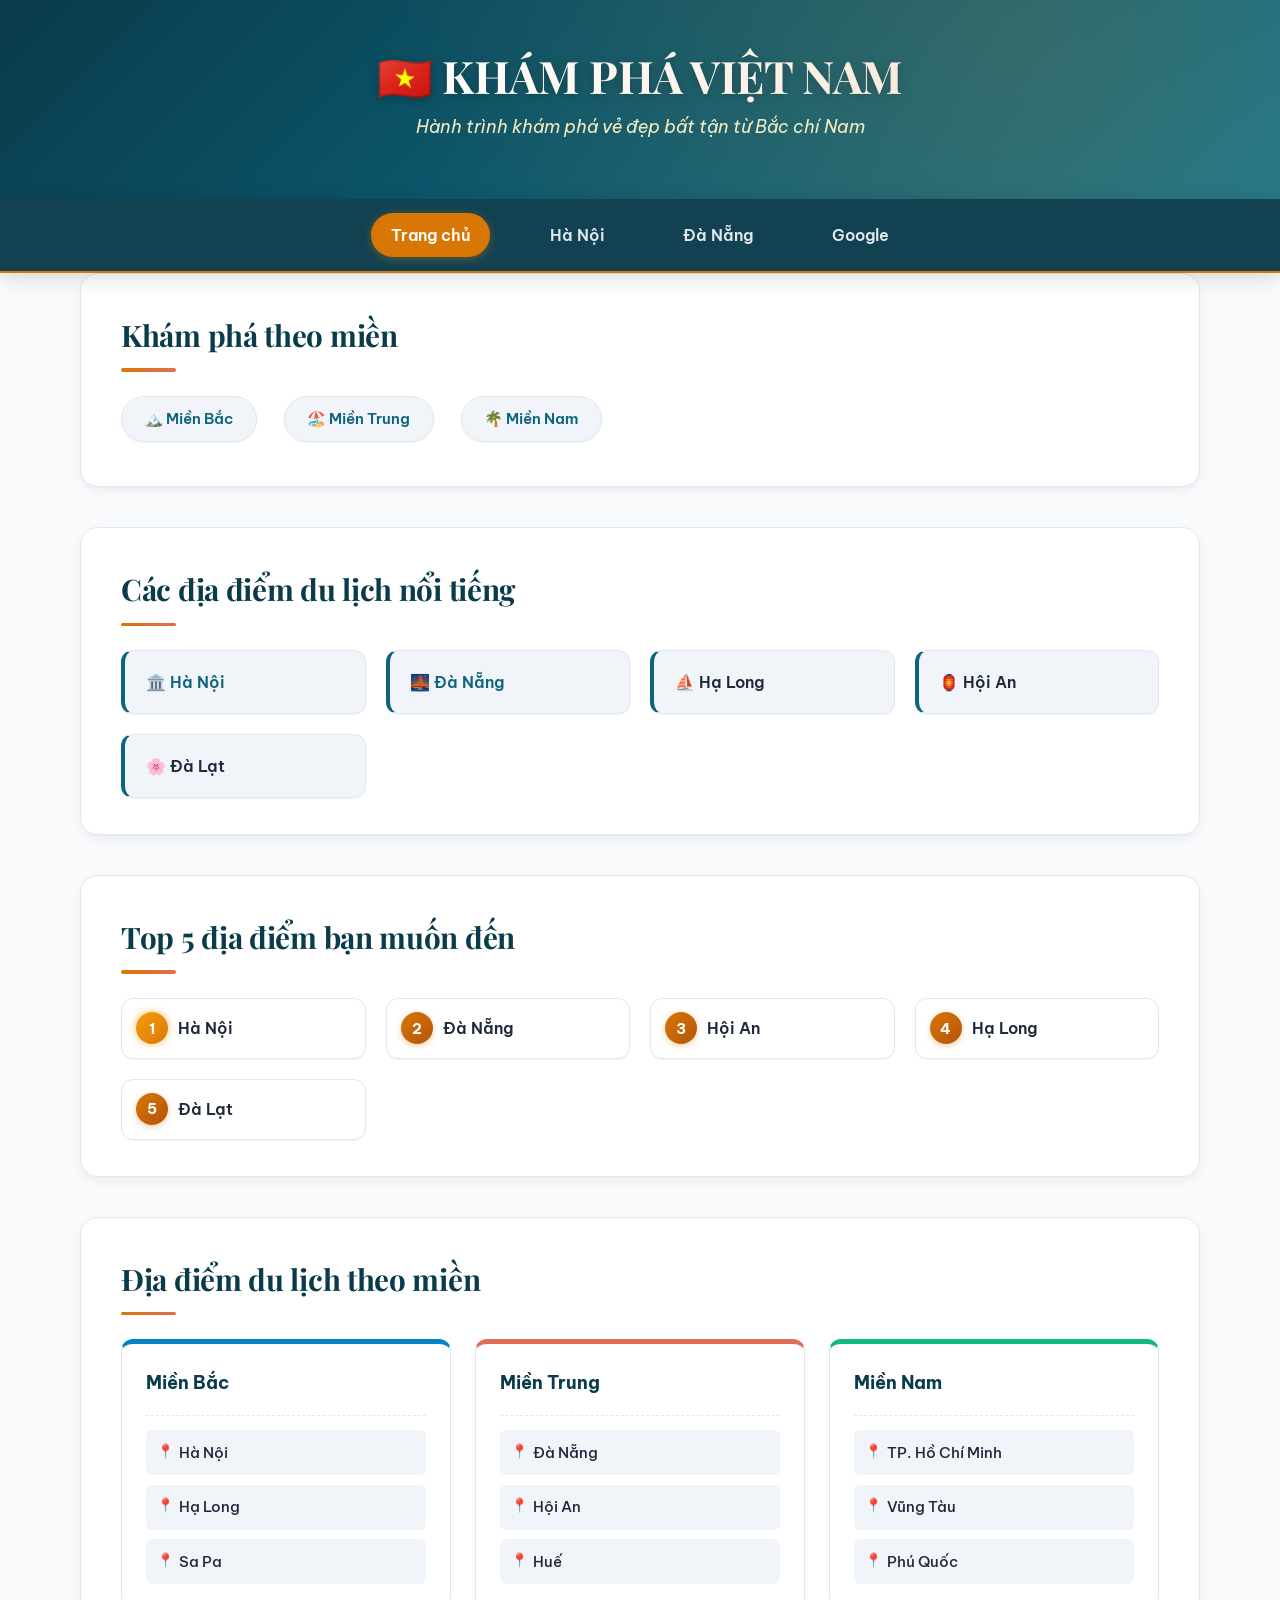
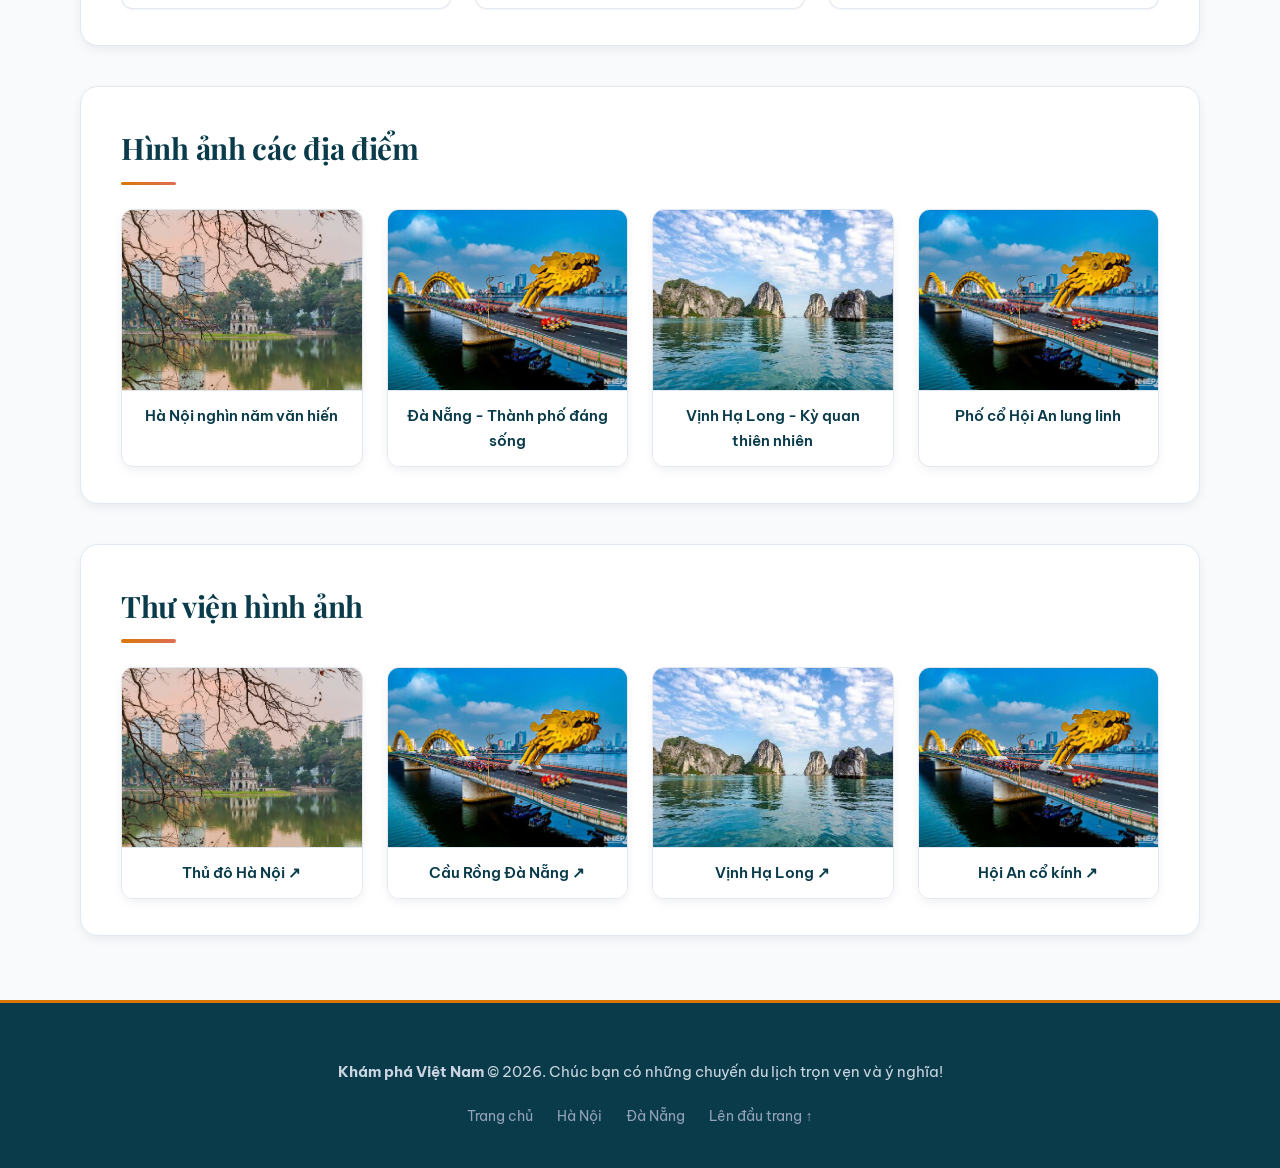
<file: index.html>
<!DOCTYPE html>
<html lang="vi">
<head>
    <meta charset="UTF-8">
    <meta name="viewport" content="width=device-width, initial-scale=1.0">
    <title>Khám phá Việt Nam</title>
    <link rel="stylesheet" href="style.css">
</head>
<body>

    <!-- Header / Banner chính của website -->
    <header class="site-header">
        <h1>🇻🇳 KHÁM PHÁ VIỆT NAM</h1>
        <p class="slogan">Hành trình khám phá vẻ đẹp bất tận từ Bắc chí Nam</p>
    </header>

    <!-- Menu điều hướng chính (Navigation Menu dạng Sticky) -->
    <nav class="main-nav">
        <a href="index.html" class="active">Trang chủ</a> |
        <a href="hanoi.html">Hà Nội</a> |
        <a href="danang.html">Đà Nẵng</a> |
        <a href="https://www.google.com" target="_blank">Google</a>
    </nav>

    <!-- Nội dung chính của trang -->
    <main class="container">

        <!-- Điều hướng nhanh theo miền -->
        <section>
            <h2>Khám phá theo miền</h2>
            <div class="region-nav">
                <a href="#mien-bac">🏔️ Miền Bắc</a> |
                <a href="#mien-trung">🏖️ Miền Trung</a> |
                <a href="#mien-nam">🌴 Miền Nam</a>
            </div>
        </section>

        <!-- Danh sách không thứ tự: Các địa điểm du lịch nổi tiếng -->
        <section>
            <h2>Các địa điểm du lịch nổi tiếng</h2>
            <ul class="card-grid">
                <li>
                    <a href="hanoi.html">🏛️ Hà Nội</a>
                </li>
                <li>
                    <a href="danang.html">🌉 Đà Nẵng</a>
                </li>
                <li>⛵ Hạ Long</li>
                <li>🏮 Hội An</li>
                <li>🌸 Đà Lạt</li>
            </ul>
        </section>

        <!-- Danh sách có thứ tự: Top 5 địa điểm bạn muốn đến -->
        <section>
            <h2>Top 5 địa điểm bạn muốn đến</h2>
            <ol class="top-ranking">
                <li>Hà Nội</li>
                <li>Đà Nẵng</li>
                <li>Hội An</li>
                <li>Hạ Long</li>
                <li>Đà Lạt</li>
            </ol>
        </section>

        <!-- Danh sách lồng nhau: Địa điểm du lịch theo miền -->
        <section class="regions-section">
            <h2>Địa điểm du lịch theo miền</h2>
            <ul class="nested-regions">
                <li id="mien-bac">
                    Miền Bắc
                    <ul>
                        <li>Hà Nội</li>
                        <li>Hạ Long</li>
                        <li>Sa Pa</li>
                    </ul>
                </li>

                <li id="mien-trung">
                    Miền Trung
                    <ul>
                        <li>Đà Nẵng</li>
                        <li>Hội An</li>
                        <li>Huế</li>
                    </ul>
                </li>

                <li id="mien-nam">
                    Miền Nam
                    <ul>
                        <li>TP. Hồ Chí Minh</li>
                        <li>Vũng Tàu</li>
                        <li>Phú Quốc</li>
                    </ul>
                </li>
            </ul>
        </section>

        <!-- Hình ảnh các địa điểm -->
        <section>
            <h2>Hình ảnh các địa điểm</h2>
            <div class="image-showcase">
                <!-- Ảnh Hà Nội đồng thời là link -->
                <a href="hanoi.html" class="gallery-item" title="Xem thông tin Hà Nội">
                    <img src="images/hanoi.jpg" alt="Hình ảnh Hà Nội" width="300">
                    <div class="image-caption">Hà Nội nghìn năm văn hiến</div>
                </a>

                <div class="gallery-item">
                    <img src="images/danang.jpg" alt="Hình ảnh Đà Nẵng" width="300">
                    <div class="image-caption">Đà Nẵng - Thành phố đáng sống</div>
                </div>

                <div class="gallery-item">
                    <img src="images/halong.jpg" alt="Hình ảnh Hạ Long" width="300">
                    <div class="image-caption">Vịnh Hạ Long - Kỳ quan thiên nhiên</div>
                </div>

                <div class="gallery-item">
                    <img src="images/hoian.jpg" alt="Hình ảnh Hội An" width="300">
                    <div class="image-caption">Phố cổ Hội An lung linh</div>
                </div>
            </div>
        </section>

        <!-- Thư viện hình ảnh -->
        <section>
            <h2>Thư viện hình ảnh</h2>
            <div class="gallery-grid">
                <a href="images/hanoi.jpg" target="_blank" title="Mở ảnh lớn Hà Nội">
                    <img src="images/hanoi.jpg" alt="Hà Nội" width="250">
                    <div class="image-caption">Thủ đô Hà Nội ↗</div>
                </a>

                <a href="images/danang.jpg" target="_blank" title="Mở ảnh lớn Đà Nẵng">
                    <img src="images/danang.jpg" alt="Đà Nẵng" width="250">
                    <div class="image-caption">Cầu Rồng Đà Nẵng ↗</div>
                </a>

                <a href="images/halong.jpg" target="_blank" title="Mở ảnh lớn Hạ Long">
                    <img src="images/halong.jpg" alt="Hạ Long" width="250">
                    <div class="image-caption">Vịnh Hạ Long ↗</div>
                </a>

                <a href="images/hoian.jpg" target="_blank" title="Mở ảnh lớn Hội An">
                    <img src="images/hoian.jpg" alt="Hội An" width="250">
                    <div class="image-caption">Hội An cổ kính ↗</div>
                </a>
            </div>
        </section>

    </main>

    <!-- Chân trang chung -->
    <footer class="site-footer">
        <div class="footer-content">
            <p><strong>Khám phá Việt Nam</strong> &copy; 2026. Chúc bạn có những chuyến du lịch trọn vẹn và ý nghĩa!</p>
            <div class="footer-links">
                <a href="index.html">Trang chủ</a>
                <a href="hanoi.html">Hà Nội</a>
                <a href="danang.html">Đà Nẵng</a>
                <a href="#mien-bac">Lên đầu trang ↑</a>
            </div>
        </div>
    </footer>

</body>
</html>
</file>
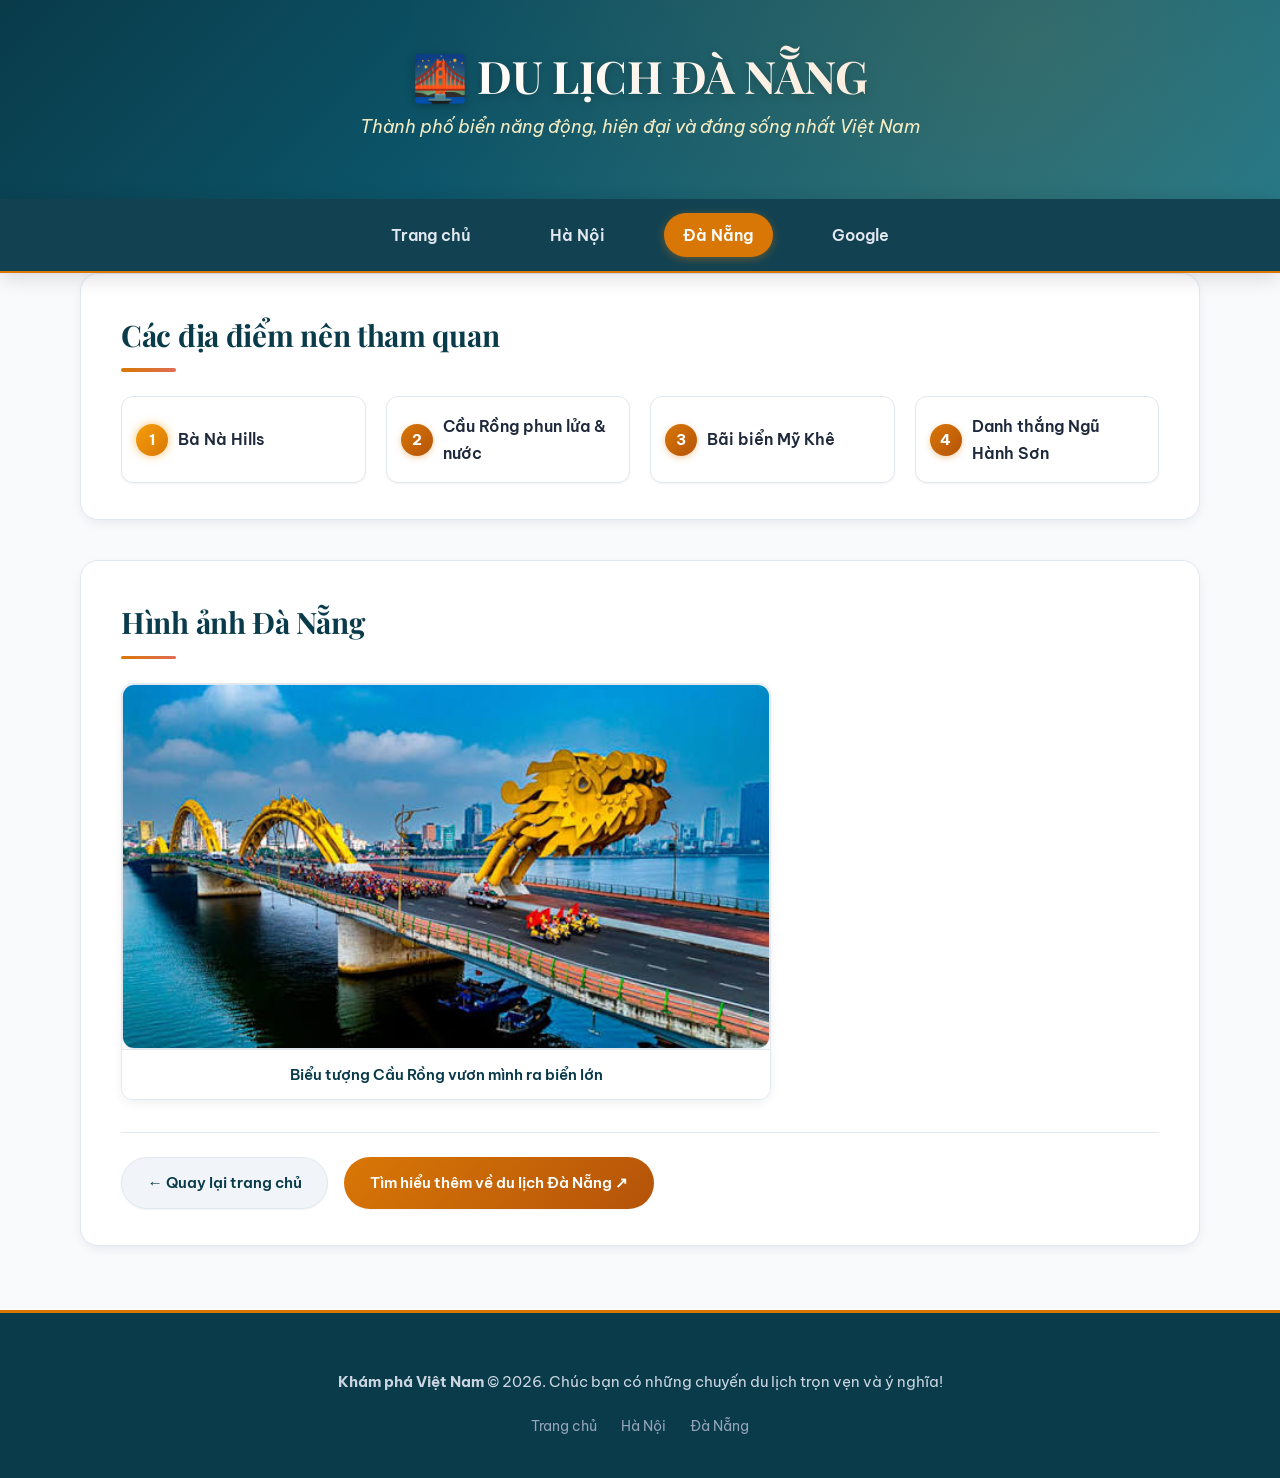
<file: danang.html>
<!DOCTYPE html>
<html lang="vi">
<head>
    <meta charset="UTF-8">
    <meta name="viewport" content="width=device-width, initial-scale=1.0">
    <title>Đà Nẵng - Thành phố đáng sống</title>
    <link rel="stylesheet" href="style.css">
</head>
<body>

    <!-- Header / Banner chính -->
    <header class="site-header">
        <h1>🌉 DU LỊCH ĐÀ NẴNG</h1>
        <p class="slogan">Thành phố biển năng động, hiện đại và đáng sống nhất Việt Nam</p>
    </header>

    <!-- Menu điều hướng chính -->
    <nav class="main-nav">
        <a href="index.html">Trang chủ</a> |
        <a href="hanoi.html">Hà Nội</a> |
        <a href="danang.html" class="active">Đà Nẵng</a> |
        <a href="https://www.google.com" target="_blank">Google</a>
    </nav>

    <!-- Nội dung chi tiết -->
    <main class="container">

        <section>
            <h2>Các địa điểm nên tham quan</h2>
            <ol class="top-ranking">
                <li>Bà Nà Hills</li>
                <li>Cầu Rồng phun lửa & nước</li>
                <li>Bãi biển Mỹ Khê</li>
                <li>Danh thắng Ngũ Hành Sơn</li>
            </ol>
        </section>

        <section>
            <h2>Hình ảnh Đà Nẵng</h2>
            <div class="gallery-item" style="max-width: 650px; margin: 1rem 0;">
                <img src="images/danang.jpg" alt="Hình ảnh Đà Nẵng" class="detail-hero-img" style="max-width: 100%; margin: 0;">
                <div class="image-caption">Biểu tượng Cầu Rồng vươn mình ra biển lớn</div>
            </div>

            <div class="action-buttons">
                <a href="index.html" class="btn btn-back">← Quay lại trang chủ</a>
                <a href="https://danangfantasticity.com/" target="_blank" class="btn btn-primary">Tìm hiểu thêm về du lịch Đà Nẵng ↗</a>
            </div>
        </section>

    </main>

    <!-- Chân trang chung -->
    <footer class="site-footer">
        <div class="footer-content">
            <p><strong>Khám phá Việt Nam</strong> &copy; 2026. Chúc bạn có những chuyến du lịch trọn vẹn và ý nghĩa!</p>
            <div class="footer-links">
                <a href="index.html">Trang chủ</a>
                <a href="hanoi.html">Hà Nội</a>
                <a href="danang.html">Đà Nẵng</a>
            </div>
        </div>
    </footer>

</body>
</html>
</file>
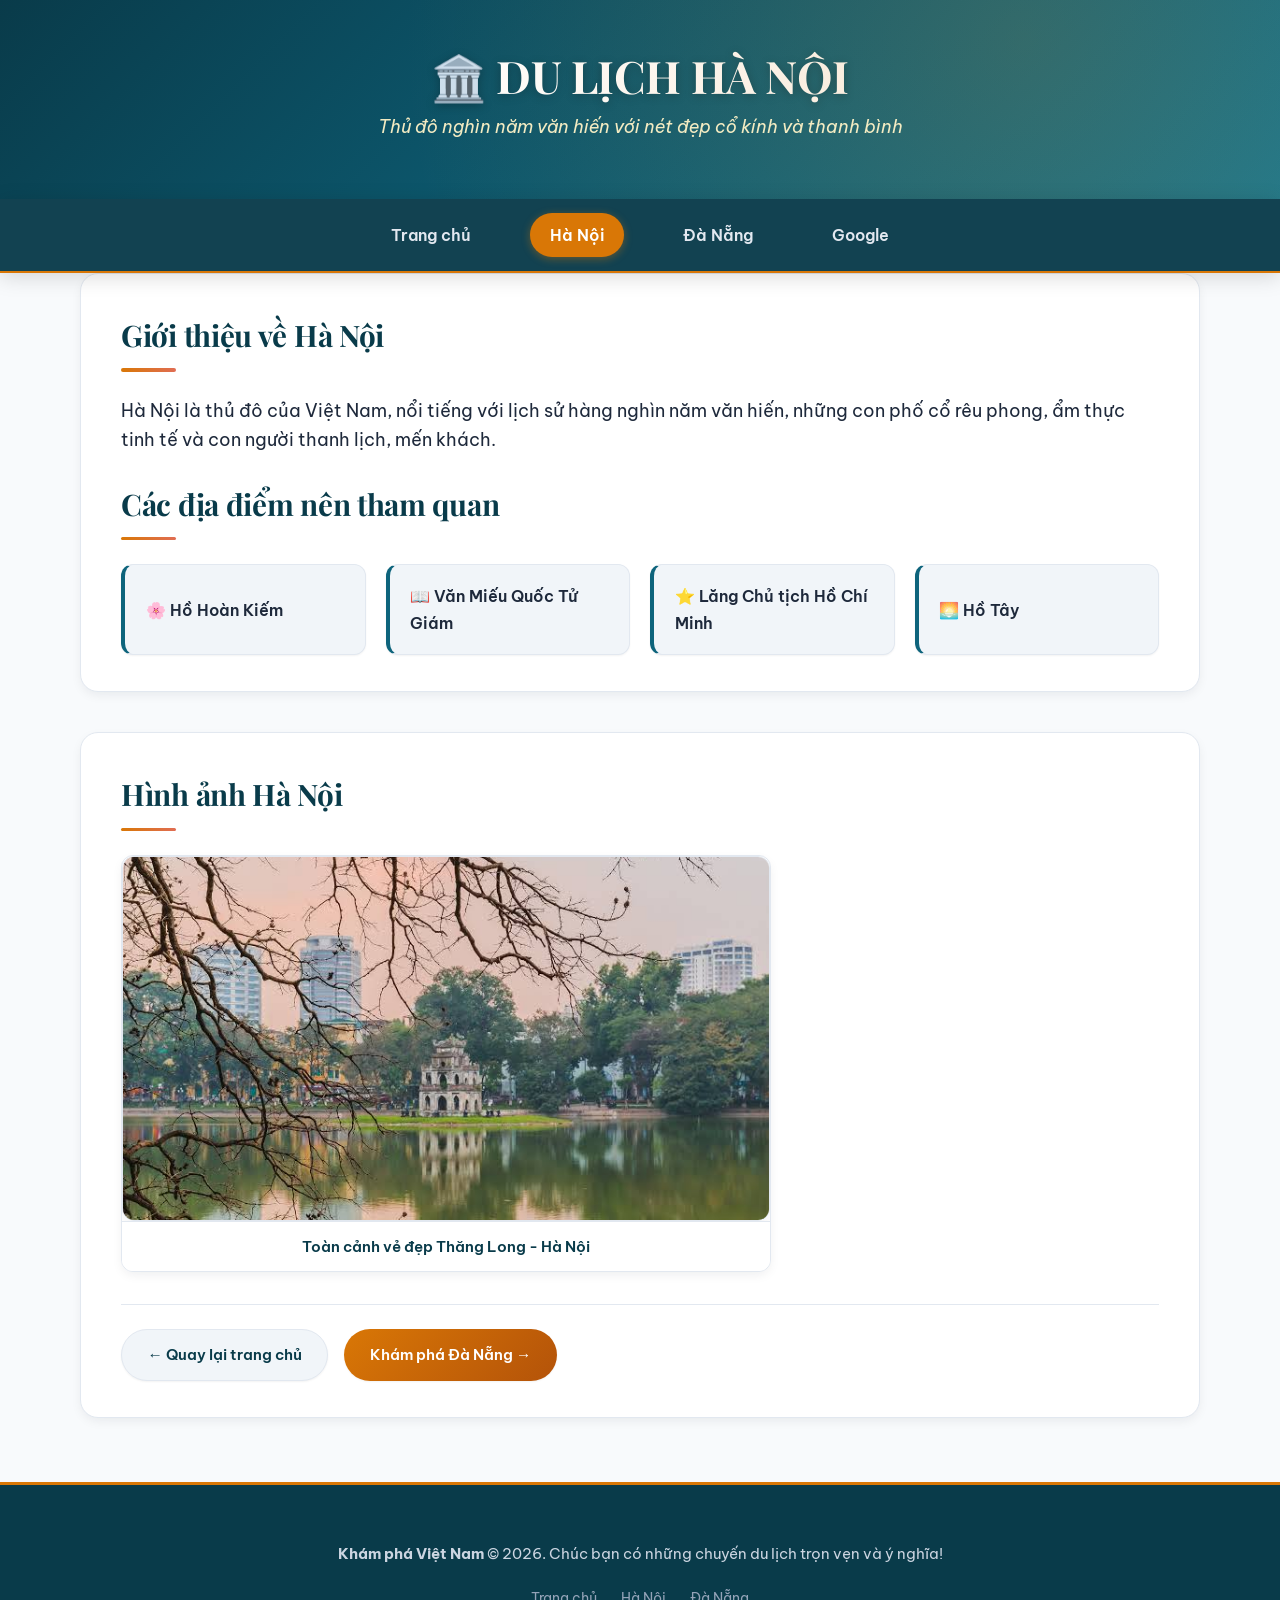
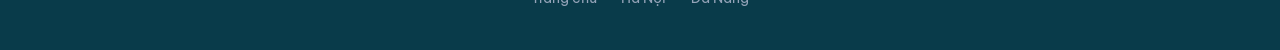
<file: hanoi.html>
<!DOCTYPE html>
<html lang="vi">

<head>
    <meta charset="UTF-8">
    <meta name="viewport" content="width=device-width, initial-scale=1.0">
    <title>Hà Nội - Khám phá Thủ đô</title>
    <link rel="stylesheet" href="style.css">
</head>

<body>

    <!-- Header / Banner chính -->
    <header class="site-header">
        <h1>🏛️ DU LỊCH HÀ NỘI</h1>
        <p class="slogan">Thủ đô nghìn năm văn hiến với nét đẹp cổ kính và thanh bình</p>
    </header>

    <!-- Menu điều hướng chính -->
    <nav class="main-nav">
        <a href="index.html">Trang chủ</a> |
        <a href="hanoi.html" class="active">Hà Nội</a> |
        <a href="danang.html">Đà Nẵng</a> |
        <a href="https://www.google.com" target="_blank">Google</a>
    </nav>

    <!-- Nội dung chi tiết -->
    <main class="container">

        <section>
            <h2>Giới thiệu về Hà Nội</h2>
            <p style="font-size: 1.1rem; color: var(--text-main); margin-bottom: 1.5rem;">
                Hà Nội là thủ đô của Việt Nam, nổi tiếng với lịch sử hàng nghìn năm văn hiến, những con phố cổ rêu
                phong, ẩm thực tinh tế và con người thanh lịch, mến khách.
            </p>

            <h2>Các địa điểm nên tham quan</h2>
            <ul class="card-grid">
                <li>🌸 Hồ Hoàn Kiếm</li>
                <li>📖 Văn Miếu Quốc Tử Giám</li>
                <li>⭐ Lăng Chủ tịch Hồ Chí Minh</li>
                <li>🌅 Hồ Tây</li>
            </ul>
        </section>

        <section>
            <h2>Hình ảnh Hà Nội</h2>
            <div class="gallery-item" style="max-width: 650px; margin: 1rem 0;">
                <img src="images/hanoi.jpg" alt="Hình ảnh Hà Nội" class="detail-hero-img"
                    style="max-width: 100%; margin: 0;">
                <div class="image-caption">Toàn cảnh vẻ đẹp Thăng Long - Hà Nội</div>
            </div>

            <div class="action-buttons">
                <a href="index.html" class="btn btn-back">← Quay lại trang chủ</a>
                <a href="danang.html" class="btn btn-primary">Khám phá Đà Nẵng →</a>
            </div>
        </section>

    </main>

    <!-- Chân trang chung -->
    <footer class="site-footer">
        <div class="footer-content">
            <p><strong>Khám phá Việt Nam</strong> &copy; 2026. Chúc bạn có những chuyến du lịch trọn vẹn và ý nghĩa!</p>
            <div class="footer-links">
                <a href="index.html">Trang chủ</a>
                <a href="hanoi.html">Hà Nội</a>
                <a href="danang.html">Đà Nẵng</a>
            </div>
        </div>
    </footer>

</body>

</html>
</file>
<file: style.css>
/* ==========================================================================
   KHÁM PHÁ VIỆT NAM — STYLE.CSS
   Thiết lập toàn bộ CSS giao diện: Bố cục trang (Layout), Menu (Navigation),
   Lưới thẻ địa điểm (Cards), Thư viện hình ảnh (Gallery) & Responsive Design.
   ========================================================================== */

/* --------------------------------------------------------------------------
   1. GOOGLE FONTS & BIẾN GIAO DIỆN (CSS CUSTOM PROPERTIES)
   -------------------------------------------------------------------------- */
@import url('https://fonts.googleapis.com/css2?family=Be+Vietnam+Pro:wght@300;400;500;600;700;800&family=Playfair+Display:wght@600;700;800&display=swap');

:root {
    /* Bảng màu mang hơi thở du lịch biển & văn hóa Việt Nam */
    --primary: #0e647c;           /* Xanh đại dương trầm, thanh lịch */
    --primary-dark: #093b4a;      /* Xanh đêm / nền header & footer */
    --primary-light: #e0f2fe;     /* Xanh nhạt làm nền badge / hover */
    --accent: #d97706;            /* Vàng đất nung / hổ phách rực rỡ */
    --accent-hover: #b45309;      /* Vàng đậm khi hover */
    --coral: #e06d53;             /* Đỏ cam san hô làm điểm nhấn */

    /* Màu nền & bề mặt */
    --bg-body: #f8fafc;           /* Nền trang web trung tính sáng dịu */
    --bg-card: #ffffff;           /* Màu nền thẻ trắng tinh khiết */
    --bg-subtle: #f1f5f9;         /* Màu nền phụ */

    /* Màu chữ */
    --text-main: #1e293b;         /* Chữ đậm dễ đọc (Slate 800) */
    --text-muted: #64748b;        /* Chữ phụ, mô tả (Slate 500) */
    --text-light: #f8fafc;        /* Chữ trắng ngà trên nền tối */

    /* Viền & Đổ bóng */
    --border-color: #e2e8f0;      /* Viền nhạt thanh thoát */
    --border-hover: #cbd5e1;
    --radius-sm: 6px;
    --radius-md: 12px;
    --radius-lg: 18px;
    --radius-full: 9999px;

    --shadow-sm: 0 1px 2px 0 rgba(0, 0, 0, 0.05);
    --shadow-md: 0 4px 12px -2px rgba(15, 23, 42, 0.08);
    --shadow-lg: 0 12px 24px -4px rgba(14, 100, 124, 0.12);
    --shadow-hover: 0 16px 32px -6px rgba(14, 100, 124, 0.18);

    /* Bố cục */
    --max-width: 1160px;
    --header-height: 70px;
}

/* --------------------------------------------------------------------------
   2. CSS RESET & THIẾT LẬP CƠ BẢN
   -------------------------------------------------------------------------- */
*, *::before, *::after {
    box-sizing: border-box;
    margin: 0;
    padding: 0;
}

html {
    scroll-behavior: smooth;
    scroll-padding-top: 85px; /* Tránh bị che bởi thanh menu cố định khi bấm link neo */
}

body {
    font-family: 'Be Vietnam Pro', -apple-system, BlinkMacSystemFont, "Segoe UI", Roboto, sans-serif;
    background-color: var(--bg-body);
    color: var(--text-main);
    line-height: 1.68;
    font-size: 16px;
    -webkit-font-smoothing: antialiased;
}

a {
    color: var(--primary);
    text-decoration: none;
    transition: all 0.25s ease;
}

a:hover {
    color: var(--accent);
}

img {
    max-width: 100%;
    height: auto;
    display: block;
}

hr {
    border: none;
    height: 1px;
    background: linear-gradient(to right, transparent, var(--border-color), transparent);
    margin: 2.5rem 0;
}

/* --------------------------------------------------------------------------
   3. BỐ CỤC CHUNG (LAYOUT)
   -------------------------------------------------------------------------- */
.container, main {
    width: 100%;
    max-width: var(--max-width);
    margin-left: auto;
    margin-right: auto;
    padding-left: 20px;
    padding-right: 20px;
}

/* Mỗi phần nội dung (section) là 1 khối thẻ sang trọng, nổi bật */
section, .section-block {
    background: var(--bg-card);
    border-radius: var(--radius-lg);
    padding: 2.25rem 2.5rem;
    margin-bottom: 2.5rem;
    box-shadow: var(--shadow-md);
    border: 1px solid var(--border-color);
    transition: transform 0.2s ease, box-shadow 0.2s ease;
}

section:hover, .section-block:hover {
    box-shadow: var(--shadow-lg);
}

/* --------------------------------------------------------------------------
   4. TIÊU ĐỀ (TYPOGRAPHY)
   -------------------------------------------------------------------------- */
h1, h2, h3, h4 {
    font-family: 'Playfair Display', 'Be Vietnam Pro', Georgia, serif;
    color: var(--primary-dark);
    font-weight: 700;
    letter-spacing: -0.01em;
}

h1 {
    font-size: clamp(2rem, 4vw, 2.8rem);
    margin-bottom: 0.5rem;
    line-height: 1.25;
}

h2 {
    font-size: clamp(1.4rem, 2.5vw, 1.85rem);
    margin-top: 0;
    margin-bottom: 1.5rem;
    display: flex;
    align-items: center;
    gap: 0.6rem;
    position: relative;
    padding-bottom: 0.75rem;
}

h2::after {
    content: "";
    position: absolute;
    bottom: 0;
    left: 0;
    width: 55px;
    height: 3.5px;
    background: linear-gradient(90deg, var(--accent), var(--coral));
    border-radius: var(--radius-full);
}

/* --------------------------------------------------------------------------
   5. HEADER & BANNER
   -------------------------------------------------------------------------- */
.site-header {
    background: linear-gradient(135deg, #093b4a 0%, #0e647c 65%, #157994 100%);
    color: var(--text-light);
    padding: 3rem 1.5rem 3.5rem;
    text-align: center;
    position: relative;
    overflow: hidden;
}

.site-header::before {
    content: "";
    position: absolute;
    top: 0; left: 0; right: 0; bottom: 0;
    background: radial-gradient(circle at 80% 20%, rgba(217, 119, 6, 0.18) 0%, transparent 60%);
    pointer-events: none;
}

.site-header h1 {
    color: #ffffff;
    text-shadow: 0 2px 10px rgba(0, 0, 0, 0.25);
    margin-bottom: 0.5rem;
}

.site-header .slogan {
    font-size: 1.15rem;
    color: #fef3c7;
    font-style: italic;
    opacity: 0.95;
    max-width: 650px;
    margin: 0 auto;
}

/* --------------------------------------------------------------------------
   6. MENU ĐIỀU HƯỚNG CHÍNH (MAIN NAVIGATION BAR)
   -------------------------------------------------------------------------- */
nav, .main-nav {
    position: sticky;
    top: 0;
    z-index: 1000;
    background: rgba(9, 59, 74, 0.96);
    backdrop-filter: blur(12px);
    -webkit-backdrop-filter: blur(12px);
    border-bottom: 2px solid var(--accent);
    box-shadow: 0 4px 20px rgba(0, 0, 0, 0.15);
    padding: 0.85rem 1.5rem;
    display: flex;
    justify-content: center;
    align-items: center;
    flex-wrap: wrap;
    gap: 0.5rem 1.25rem;
}

/* Dấu phân cách "|" cũ trong HTML được ẩn đi để hiển thị dạng thanh nút hiện đại */
nav {
    color: transparent; /* Ẩn dấu | thuần text */
    font-size: 0;
}

nav a, .main-nav a {
    color: #e2e8f0;
    font-size: 1rem;
    font-weight: 600;
    padding: 0.5rem 1.15rem;
    border-radius: var(--radius-full);
    display: inline-flex;
    align-items: center;
    gap: 0.4rem;
    background: transparent;
    transition: all 0.25s ease;
    border: 1px solid transparent;
}

nav a:hover, .main-nav a:hover {
    color: #ffffff;
    background: rgba(255, 255, 255, 0.15);
    border-color: rgba(255, 255, 255, 0.25);
    transform: translateY(-1px);
    text-decoration: none;
}

nav a.active, .main-nav a.active {
    color: #ffffff;
    background: var(--accent);
    box-shadow: 0 2px 8px rgba(217, 119, 6, 0.4);
}

/* --------------------------------------------------------------------------
   7. THANH LIÊN KẾT NHANH THEO MIỀN (SUB-NAV / CHIP LINKS)
   -------------------------------------------------------------------------- */
.region-nav, .quick-regions {
    display: flex;
    flex-wrap: wrap;
    gap: 0.85rem;
    margin: 1.25rem 0 0.5rem;
    font-size: 0; /* Ẩn các dấu | trong HTML */
}

.region-nav a, .quick-regions a {
    font-size: 0.95rem;
    font-weight: 600;
    padding: 0.6rem 1.4rem;
    border-radius: var(--radius-full);
    background: var(--bg-subtle);
    color: var(--primary);
    border: 1.5px solid var(--border-color);
    box-shadow: var(--shadow-sm);
    display: inline-flex;
    align-items: center;
    gap: 0.4rem;
    transition: all 0.25s ease;
}

.region-nav a:hover, .quick-regions a:hover {
    background: var(--primary);
    color: #ffffff;
    border-color: var(--primary);
    box-shadow: var(--shadow-md);
    transform: translateY(-2px);
    text-decoration: none;
}

/* --------------------------------------------------------------------------
   8. DANH SÁCH ĐỊA ĐIỂM DẠNG THẺ (CARDS GRID)
   -------------------------------------------------------------------------- */
/* Danh sách cấp 1 trong các section */
ul, ol {
    list-style: none;
    padding: 0;
    margin: 0;
}

/* Hiển thị dạng lưới thẻ cho các danh sách địa điểm chính */
section > ul,
.card-grid {
    display: grid;
    grid-template-columns: repeat(auto-fill, minmax(210px, 1fr));
    gap: 1.25rem;
    margin-top: 1rem;
}

section > ul > li,
.card-grid .card-item {
    background: var(--bg-subtle);
    border: 1px solid var(--border-color);
    border-left: 4.5px solid var(--primary);
    border-radius: var(--radius-md);
    padding: 1.1rem 1.3rem;
    font-weight: 600;
    color: var(--text-main);
    display: flex;
    align-items: center;
    box-shadow: var(--shadow-sm);
    transition: all 0.25s ease;
}

section > ul > li a {
    color: var(--primary);
    display: block;
    width: 100%;
}

section > ul > li:hover,
.card-grid .card-item:hover {
    background: #ffffff;
    border-color: var(--primary);
    border-left-color: var(--accent);
    transform: translateY(-3px);
    box-shadow: var(--shadow-md);
}

section > ul > li:hover a {
    color: var(--accent);
    text-decoration: none;
}

/* --------------------------------------------------------------------------
   9. TOP 5 ĐỊA ĐIỂM (DANH SÁCH CÓ THỨ TỰ RANKING)
   -------------------------------------------------------------------------- */
section > ol,
.top-ranking {
    counter-reset: ranking-counter;
    display: grid;
    grid-template-columns: repeat(auto-fill, minmax(210px, 1fr));
    gap: 1.25rem;
    margin-top: 1rem;
}

section > ol > li,
.top-ranking li {
    counter-increment: ranking-counter;
    background: #ffffff;
    border: 1px solid var(--border-color);
    border-radius: var(--radius-md);
    padding: 1rem 1.25rem 1rem 3.5rem;
    font-weight: 600;
    position: relative;
    box-shadow: var(--shadow-sm);
    display: flex;
    align-items: center;
    transition: all 0.25s ease;
}

/* Huy hiệu số thứ tự tròn */
section > ol > li::before,
.top-ranking li::before {
    content: counter(ranking-counter);
    position: absolute;
    left: 0.9rem;
    width: 2rem;
    height: 2rem;
    background: linear-gradient(135deg, var(--accent) 0%, #b45309 100%);
    color: #ffffff;
    font-weight: 700;
    font-size: 0.95rem;
    border-radius: 50%;
    display: flex;
    align-items: center;
    justify-content: center;
    box-shadow: 0 2px 6px rgba(217, 119, 6, 0.35);
}

/* Điểm nhấn cho vị trí Quán quân Top 1 */
section > ol > li:first-child::before,
.top-ranking li:first-child::before {
    background: linear-gradient(135deg, #f59e0b 0%, #d97706 100%);
    box-shadow: 0 0 10px rgba(245, 158, 11, 0.6);
}

section > ol > li:hover,
.top-ranking li:hover {
    transform: translateY(-3px);
    border-color: var(--accent);
    box-shadow: var(--shadow-md);
}

/* --------------------------------------------------------------------------
   10. DANH SÁCH LỒNG NHAU (ĐỊA ĐIỂM THEO 3 MIỀN)
   -------------------------------------------------------------------------- */
/* Khối cha chứa 3 miền: Hiển thị 3 cột rõ ràng */
.nested-regions,
section.regions-section > ul {
    display: grid;
    grid-template-columns: repeat(auto-fit, minmax(280px, 1fr));
    gap: 1.5rem;
    margin-top: 1rem;
}

/* Từng khối miền: Bắc, Trung, Nam */
.nested-regions > li,
section.regions-section > ul > li {
    background: #ffffff;
    border: 1px solid var(--border-color);
    border-radius: var(--radius-md);
    padding: 1.5rem;
    box-shadow: var(--shadow-sm);
    display: block; /* Ghi đè flex của thẻ li thường */
    font-weight: 700;
    font-size: 1.15rem;
    color: var(--primary-dark);
    position: relative;
    border-top: 5px solid var(--primary);
    transition: transform 0.25s ease, box-shadow 0.25s ease;
}

.nested-regions > li:hover,
section.regions-section > ul > li:hover {
    transform: translateY(-4px);
    box-shadow: var(--shadow-lg);
}

/* Đổi màu viền trên của từng miền để phân biệt */
#mien-bac {
    border-top-color: #0284c7; /* Xanh ngọc phương Bắc */
}
#mien-trung {
    border-top-color: #e06d53; /* Đỏ gạch di sản miền Trung */
}
#mien-nam {
    border-top-color: #10b981; /* Xanh trù phú miền Nam */
}

/* Danh sách địa danh con bên trong từng miền */
.nested-regions > li > ul,
section.regions-section > ul > li > ul {
    display: flex;
    flex-direction: column;
    gap: 0.6rem;
    margin-top: 1rem;
    padding-top: 0.85rem;
    border-top: 1px dashed var(--border-color);
}

.nested-regions > li > ul > li,
section.regions-section > ul > li > ul > li {
    background: var(--bg-subtle);
    border: 1px solid transparent;
    border-radius: var(--radius-sm);
    padding: 0.55rem 0.9rem 0.55rem 2rem;
    font-size: 0.95rem;
    font-weight: 500;
    color: var(--text-main);
    position: relative;
    box-shadow: none;
    transform: none;
    transition: all 0.2s ease;
}

.nested-regions > li > ul > li::before,
section.regions-section > ul > li > ul > li::before {
    content: "📍";
    position: absolute;
    left: 0.6rem;
    font-size: 0.85rem;
}

.nested-regions > li > ul > li:hover,
section.regions-section > ul > li > ul > li:hover {
    background: #ffffff;
    border-color: var(--border-color);
    color: var(--primary);
    padding-left: 2.2rem;
}

/* --------------------------------------------------------------------------
   11. BỐ CỤC LƯỚI HÌNH ẢNH & THƯ VIỆN ẢNH (GALLERY GRID)
   -------------------------------------------------------------------------- */
.gallery-grid,
.image-showcase {
    display: grid;
    grid-template-columns: repeat(auto-fit, minmax(240px, 1fr));
    gap: 1.5rem;
    margin-top: 1.25rem;
}

.gallery-grid a,
.image-showcase a,
.gallery-item {
    display: block;
    position: relative;
    border-radius: var(--radius-md);
    overflow: hidden;
    background: #ffffff;
    box-shadow: var(--shadow-md);
    border: 1px solid var(--border-color);
    transition: all 0.3s cubic-bezier(0.16, 1, 0.3, 1);
}

.gallery-grid img,
.image-showcase img {
    width: 100%;
    aspect-ratio: 4 / 3;
    object-fit: cover;
    transition: transform 0.4s ease;
}

/* Hiệu ứng phóng to mượt mà khi hover */
.gallery-grid a:hover img,
.image-showcase a:hover img,
.gallery-item:hover img {
    transform: scale(1.07);
}

.gallery-grid a:hover,
.image-showcase a:hover,
.gallery-item:hover {
    box-shadow: var(--shadow-hover);
    transform: translateY(-4px);
    border-color: var(--accent);
}

/* Nhãn chú thích hình ảnh */
.image-caption {
    padding: 0.75rem 1rem;
    font-size: 0.95rem;
    font-weight: 600;
    color: var(--primary-dark);
    text-align: center;
    background: #ffffff;
    border-top: 1px solid var(--border-color);
}

/* --------------------------------------------------------------------------
   12. NÚT BẤM (BUTTONS) & LIÊN KẾT ĐẶC BIỆT
   -------------------------------------------------------------------------- */
.btn {
    display: inline-flex;
    align-items: center;
    justify-content: center;
    gap: 0.5rem;
    padding: 0.75rem 1.6rem;
    border-radius: var(--radius-full);
    font-size: 0.95rem;
    font-weight: 600;
    cursor: pointer;
    transition: all 0.25s ease;
    border: none;
    box-shadow: var(--shadow-sm);
}

.btn-primary {
    background: linear-gradient(135deg, var(--accent) 0%, #b45309 100%);
    color: #ffffff;
}

.btn-primary:hover {
    color: #ffffff;
    transform: translateY(-2px);
    box-shadow: 0 4px 14px rgba(217, 119, 6, 0.4);
    text-decoration: none;
}

.btn-secondary,
.btn-back {
    background: var(--bg-subtle);
    color: var(--primary-dark);
    border: 1px solid var(--border-color);
}

.btn-back:hover,
.btn-secondary:hover {
    background: var(--primary-dark);
    color: #ffffff;
    border-color: var(--primary-dark);
    transform: translateY(-2px);
    box-shadow: var(--shadow-md);
    text-decoration: none;
}

/* --------------------------------------------------------------------------
   13. TRANG CHI TIẾT (HANOI.HTML, DANANG.HTML)
   -------------------------------------------------------------------------- */
.detail-hero-img {
    border-radius: var(--radius-md);
    box-shadow: var(--shadow-md);
    margin: 1.5rem 0;
    width: 100%;
    max-width: 600px;
    aspect-ratio: 16 / 9;
    object-fit: cover;
    border: 1px solid var(--border-color);
}

.action-buttons {
    display: flex;
    flex-wrap: wrap;
    gap: 1rem;
    margin-top: 2rem;
    padding-top: 1.5rem;
    border-top: 1px solid var(--border-color);
}

/* --------------------------------------------------------------------------
   14. CHÂN TRANG (SITE FOOTER)
   -------------------------------------------------------------------------- */
.site-footer {
    background: var(--primary-dark);
    color: #cbd5e1;
    margin-top: 4rem;
    padding: 3rem 1.5rem 2.5rem;
    text-align: center;
    border-top: 3px solid var(--accent);
}

.site-footer .footer-content {
    max-width: var(--max-width);
    margin: 0 auto;
}

.site-footer p {
    margin: 0.5rem 0;
    font-size: 0.95rem;
}

.site-footer .footer-links {
    display: flex;
    justify-content: center;
    gap: 1.5rem;
    margin-top: 1.25rem;
    font-size: 0.9rem;
}

.site-footer .footer-links a {
    color: #94a3b8;
}

.site-footer .footer-links a:hover {
    color: var(--accent);
}

/* --------------------------------------------------------------------------
   15. RESPONSIVE DESIGN (TỐI ƯU CHO TABLET & MOBILE)
   -------------------------------------------------------------------------- */
@media (max-width: 768px) {
    .site-header {
        padding: 2.25rem 1rem 2.5rem;
    }

    nav, .main-nav {
        padding: 0.65rem 0.75rem;
        gap: 0.35rem 0.6rem;
    }

    nav a, .main-nav a {
        font-size: 0.9rem;
        padding: 0.45rem 0.85rem;
    }

    section, .section-block {
        padding: 1.5rem 1.25rem;
        margin-bottom: 1.75rem;
        border-radius: var(--radius-md);
    }

    section > ul,
    .card-grid,
    section > ol,
    .top-ranking,
    .gallery-grid,
    .image-showcase {
        grid-template-columns: repeat(auto-fit, minmax(160px, 1fr));
        gap: 1rem;
    }

    .nested-regions,
    section.regions-section > ul {
        grid-template-columns: 1fr;
    }
}

@media (max-width: 480px) {
    body {
        font-size: 15px;
    }

    h1 {
        font-size: 1.85rem;
    }

    h2 {
        font-size: 1.35rem;
    }

    .region-nav a, .quick-regions a {
        flex: 1 1 100%;
        text-align: center;
        justify-content: center;
    }

    section > ul,
    section > ol {
        grid-template-columns: 1fr;
    }

    .action-buttons {
        flex-direction: column;
    }

    .btn {
        width: 100%;
    }
}
</file>
